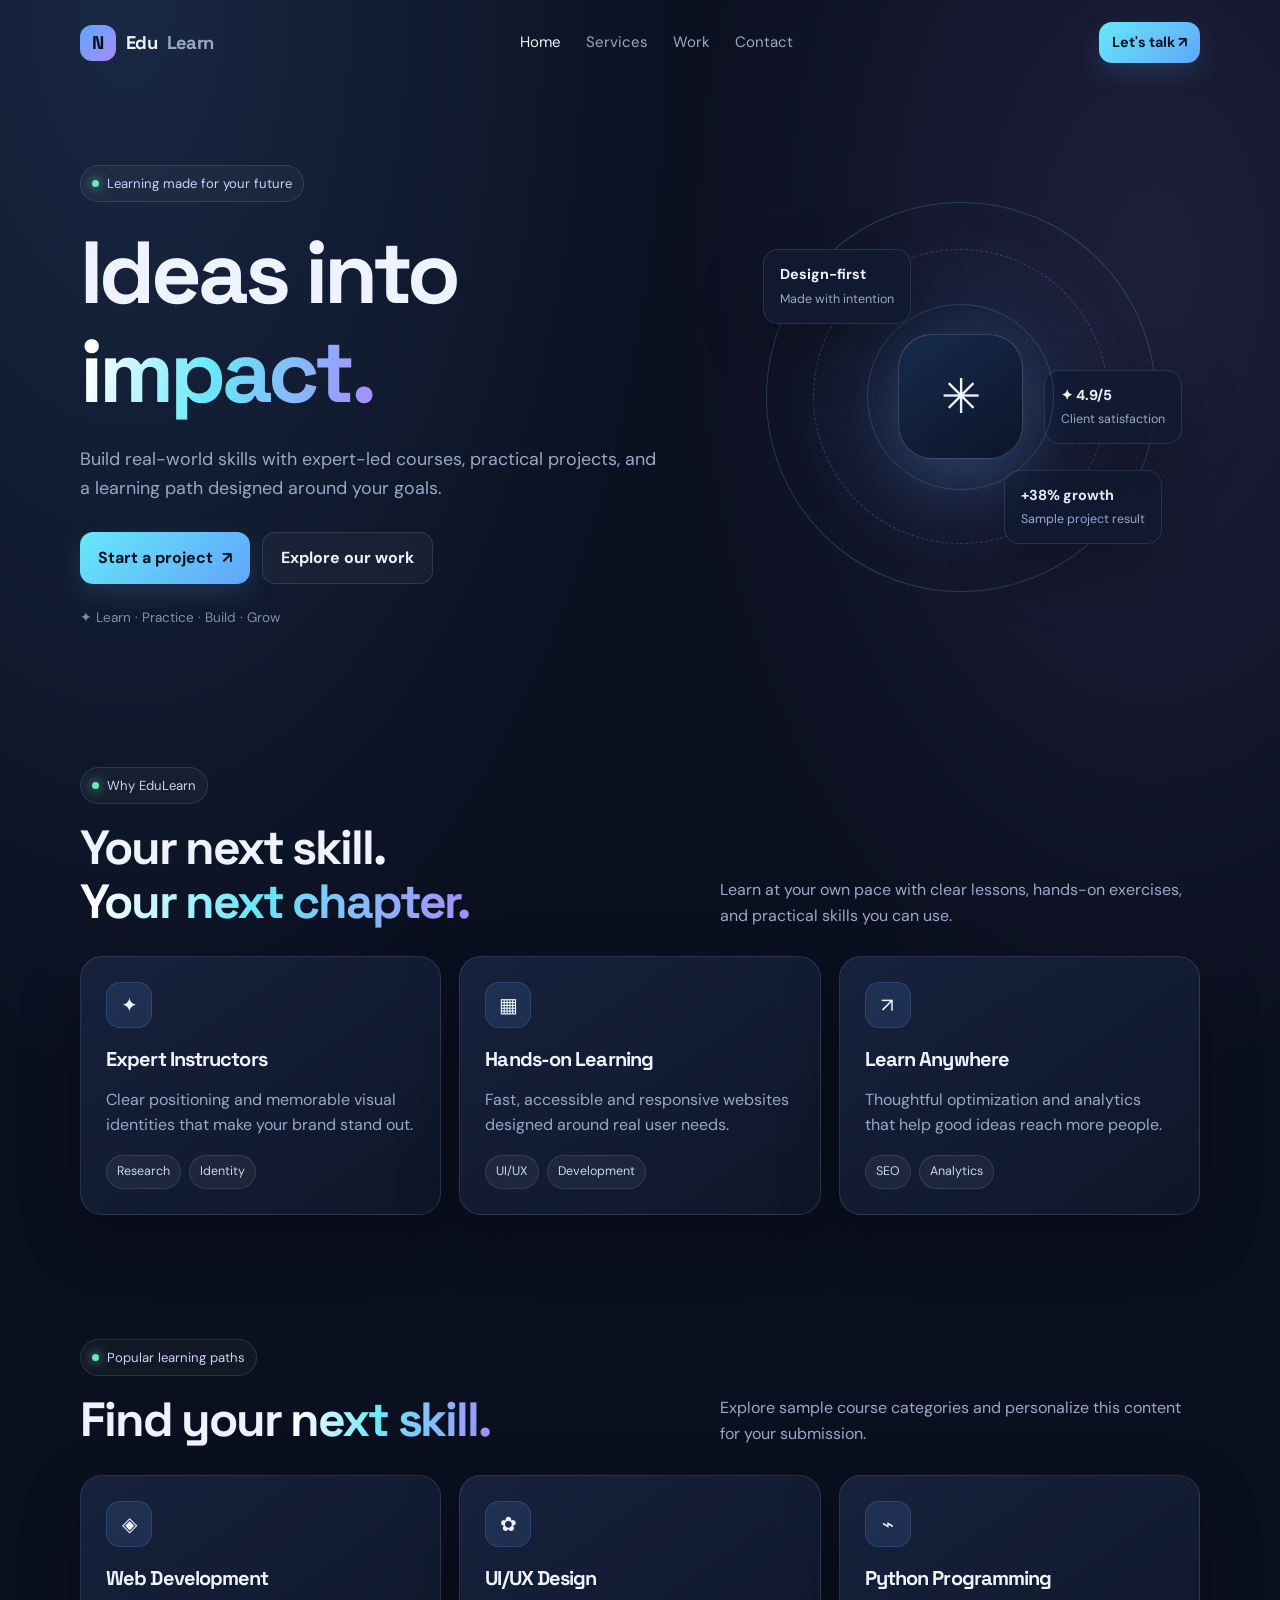
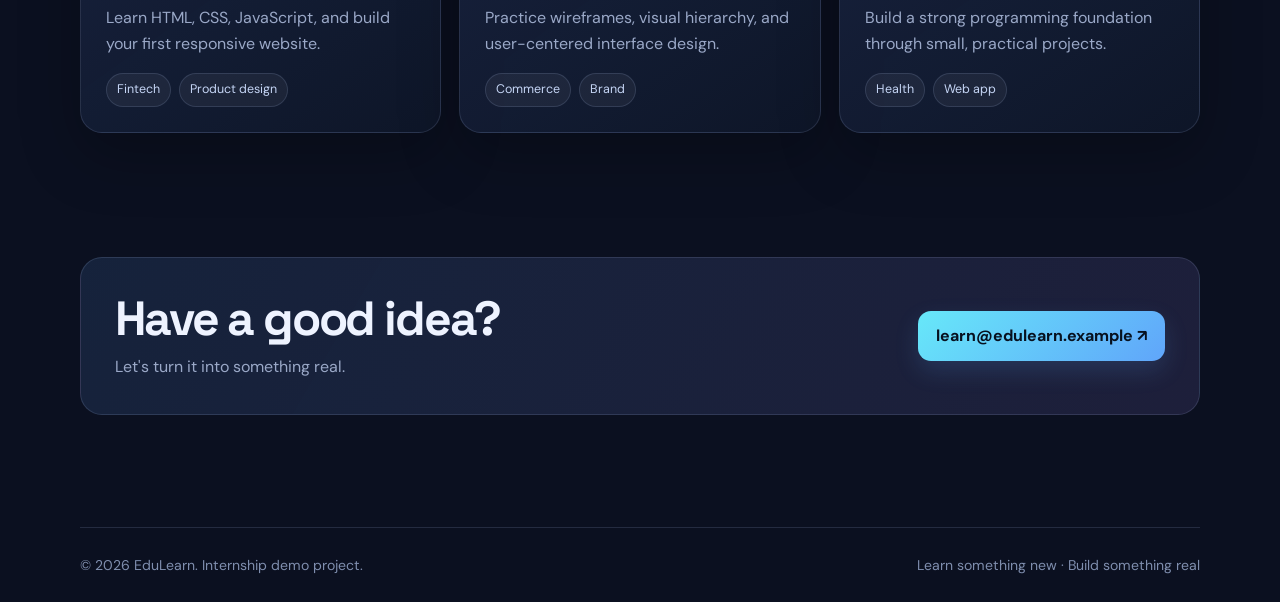
<file: Task-1-Landing-Page/index.html>
<!doctype html>
<html lang="en">
<head>
  <meta charset="utf-8"><meta name="viewport" content="width=device-width, initial-scale=1">
  <meta name="description" content="Nova is a modern digital studio helping ambitious teams build better digital experiences.">
  <title>EduLearn — Learn Without Limits</title><link rel="stylesheet" href="style.css">
</head>
<body>
  <header class="container navbar">
    <a class="brand" href="index.html"><span class="brand-mark">N</span> Edu<span class="muted">Learn</span></a>
    <nav class="nav-links" aria-label="Main navigation"><a class="active" href="#home">Home</a><a href="#services">Services</a><a href="#work">Work</a><a href="#contact">Contact</a></nav>
    <a class="button small nav-cta" href="#contact">Let's talk ↗</a>
  </header>
  <main>
    <section class="container hero" id="home">
      <div class="hero-copy">
        <span class="eyebrow">Learning made for your future</span>
        <h1 style="margin-top:22px">Ideas into <span class="gradient-text">impact.</span></h1>
        <p>Build real-world skills with expert-led courses, practical projects, and a learning path designed around your goals.</p>
        <div class="hero-actions"><a class="button" href="#contact">Start a project <span>↗</span></a><a class="button secondary" href="#work">Explore our work</a></div>
        <div class="hero-note">✦ Learn · Practice · Build · Grow</div>
      </div>
      <div class="hero-visual" aria-label="Abstract digital design illustration">
        <div class="orbit"><div class="orbit-core">✳</div>
          <div class="float-card one"><strong>Design-first</strong><span>Made with intention</span></div>
          <div class="float-card two"><strong>+38% growth</strong><span>Sample project result</span></div>
          <div class="float-card three"><strong>✦ 4.9/5</strong><span>Client satisfaction</span></div>
        </div>
      </div>
    </section>
    <section class="container section" id="services">
      <div class="section-head"><div><span class="eyebrow">Why EduLearn</span><h2 style="margin-top:17px">Your next skill.<br><span class="gradient-text">Your next chapter.</span></h2></div><p>Learn at your own pace with clear lessons, hands-on exercises, and practical skills you can use.</p></div>
      <div class="grid-3">
        <article class="card"><div class="icon-box">✦</div><h3>Expert Instructors</h3><p>Clear positioning and memorable visual identities that make your brand stand out.</p><div class="tag-list"><span class="tag">Research</span><span class="tag">Identity</span></div></article>
        <article class="card"><div class="icon-box">▦</div><h3>Hands-on Learning</h3><p>Fast, accessible and responsive websites designed around real user needs.</p><div class="tag-list"><span class="tag">UI/UX</span><span class="tag">Development</span></div></article>
        <article class="card"><div class="icon-box">↗</div><h3>Learn Anywhere</h3><p>Thoughtful optimization and analytics that help good ideas reach more people.</p><div class="tag-list"><span class="tag">SEO</span><span class="tag">Analytics</span></div></article>
      </div>
    </section>
    <section class="container section" id="work">
      <div class="section-head"><div><span class="eyebrow">Popular learning paths</span><h2 style="margin-top:17px">Find your <span class="gradient-text">next skill.</span></h2></div><p>Explore sample course categories and personalize this content for your submission.</p></div>
      <div class="grid-3">
        <article class="card"><div class="icon-box">◈</div><h3>Web Development</h3><p>Learn HTML, CSS, JavaScript, and build your first responsive website.</p><div class="tag-list"><span class="tag">Fintech</span><span class="tag">Product design</span></div></article>
        <article class="card"><div class="icon-box">✿</div><h3>UI/UX Design</h3><p>Practice wireframes, visual hierarchy, and user-centered interface design.</p><div class="tag-list"><span class="tag">Commerce</span><span class="tag">Brand</span></div></article>
        <article class="card"><div class="icon-box">⌁</div><h3>Python Programming</h3><p>Build a strong programming foundation through small, practical projects.</p><div class="tag-list"><span class="tag">Health</span><span class="tag">Web app</span></div></article>
      </div>
    </section>
    <section class="container section" id="contact"><div class="cta"><div><h2>Have a good idea?</h2><p>Let's turn it into something real.</p></div><a class="button" href="mailto:learn@edulearn.example">learn@edulearn.example ↗</a></div></section>
  </main>
  <footer class="container footer"><div class="footer-inner"><span>© <span id="year"></span> EduLearn. Internship demo project.</span><span>Learn something new · Build something real</span></div></footer>
  <script>document.getElementById('year').textContent = new Date().getFullYear();</script>
</body></html>
</file>
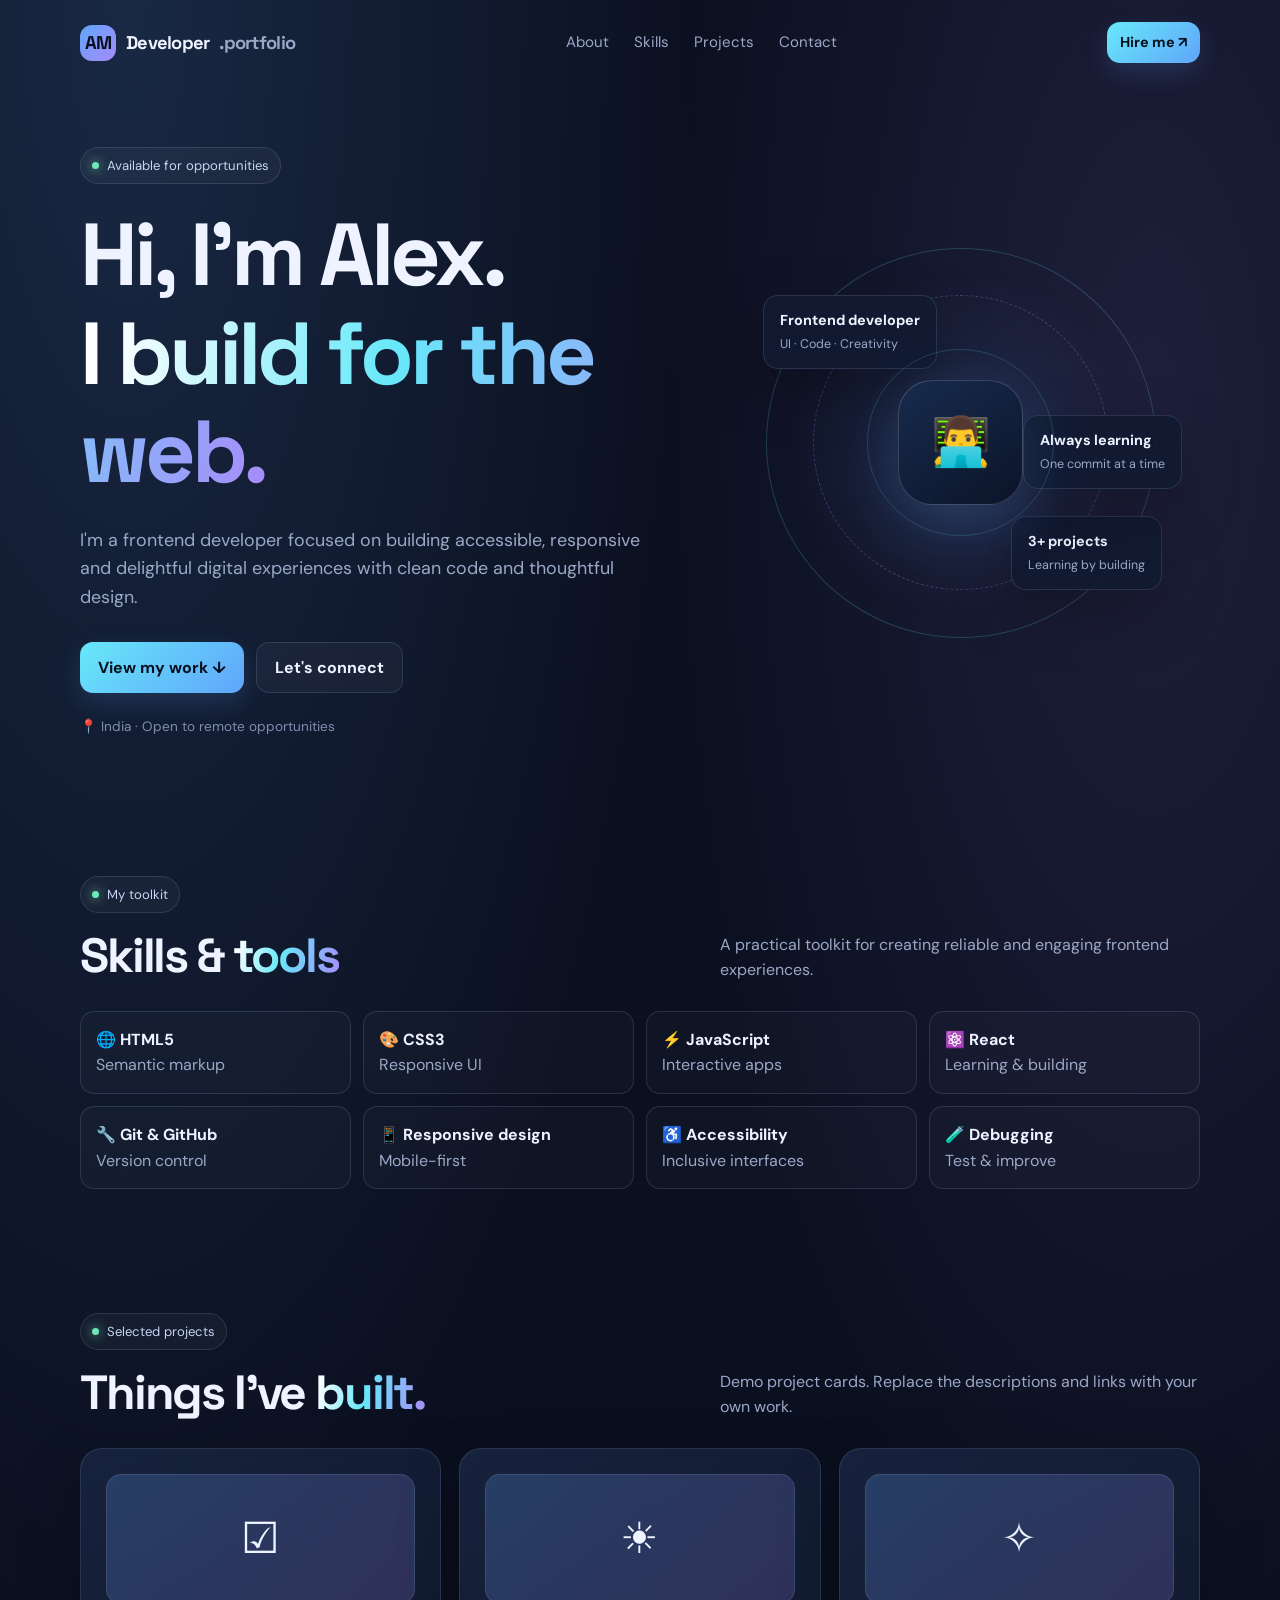
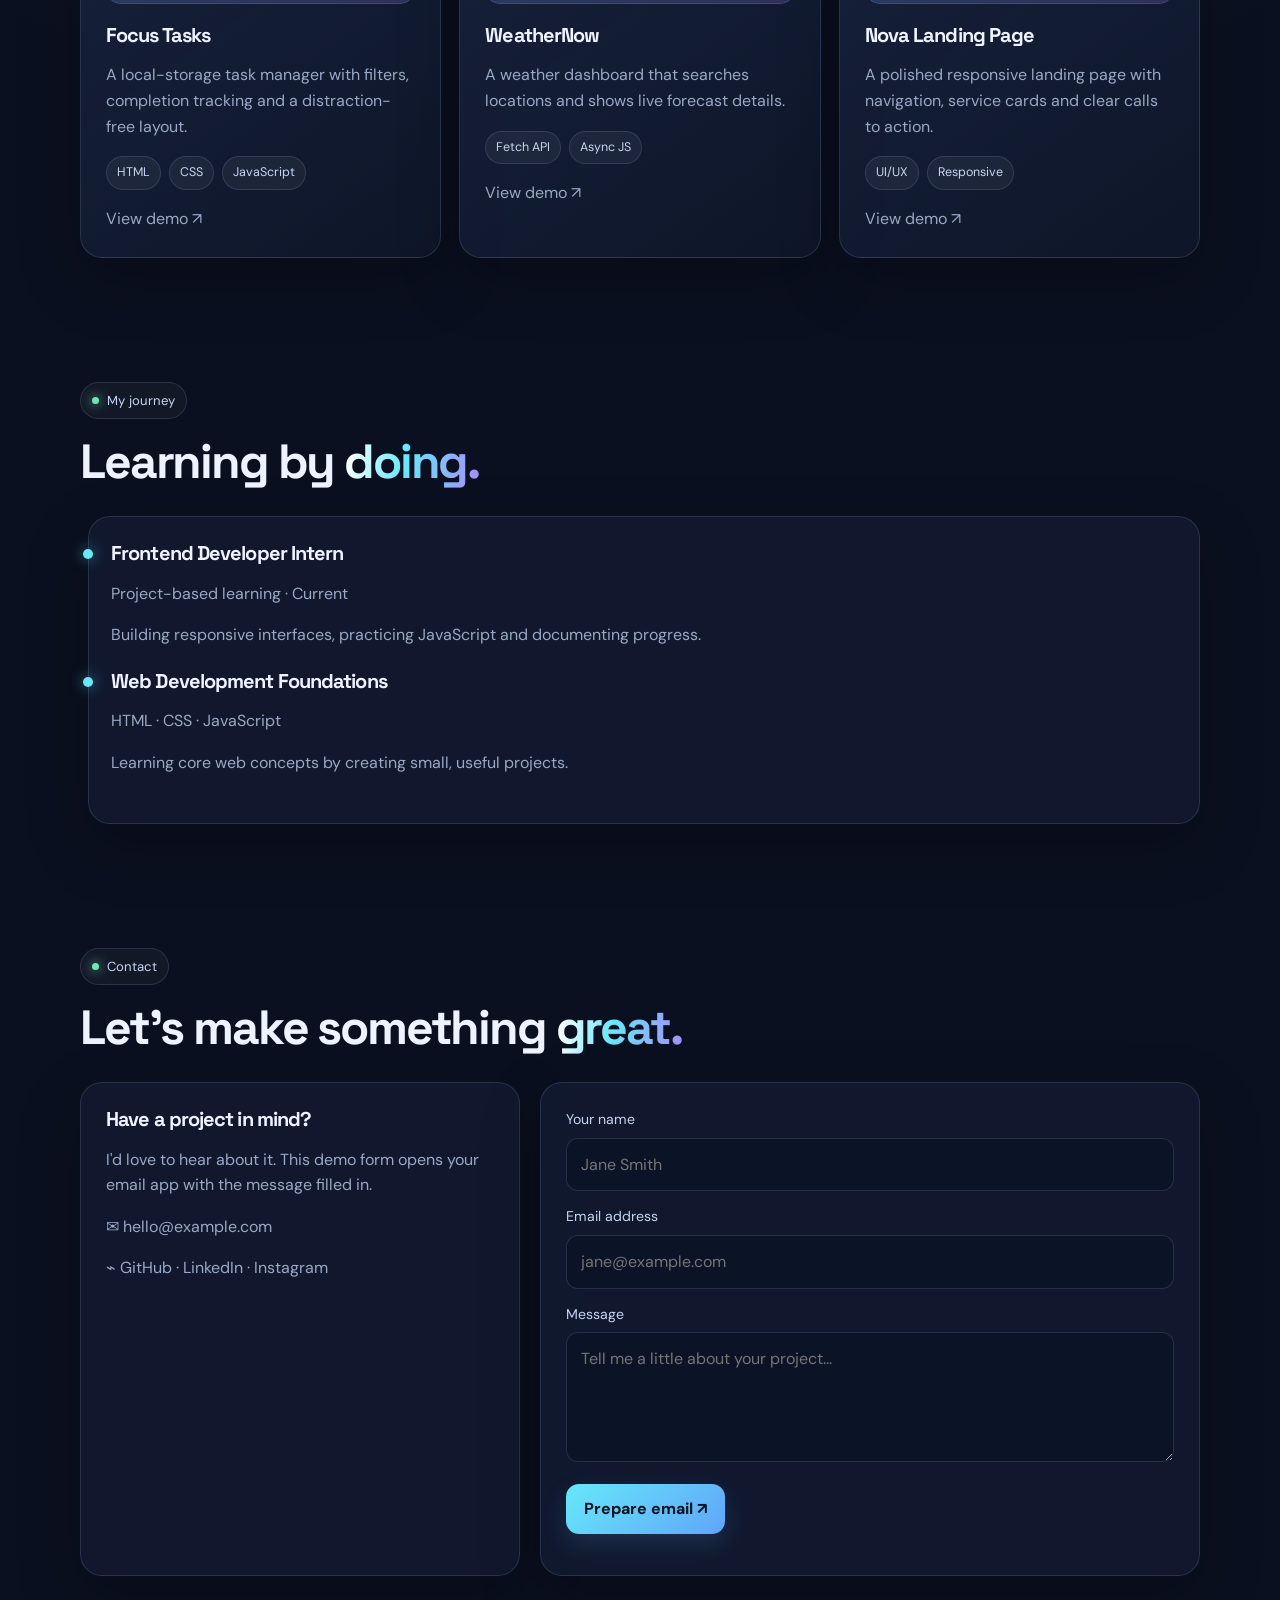
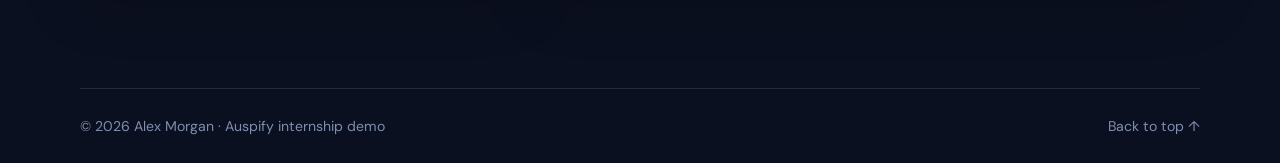
<file: Task-2-Portfolio/index.html>
<!doctype html>
<html lang="en">
<head><meta charset="utf-8"><meta name="viewport" content="width=device-width, initial-scale=1"><meta name="description" content="Personal portfolio of a frontend developer."><title>Frontend Developer Portfolio — Auspify Internship</title><link rel="stylesheet" href="style.css"><style>
.skill-grid{display:grid;grid-template-columns:repeat(4,1fr);gap:12px}.skill{padding:15px;border:1px solid var(--line);border-radius:14px;background:rgba(255,255,255,.025)}.project-top{height:130px;border-radius:15px;margin-bottom:20px;display:grid;place-items:center;font-size:2.7rem;background:linear-gradient(135deg,rgba(96,165,250,.22),rgba(167,139,250,.2));border:1px solid var(--line)}.timeline{border-left:1px solid var(--line);padding-left:22px;margin-left:8px}.timeline-item{position:relative;margin-bottom:22px}.timeline-item:before{content:'';position:absolute;left:-28px;top:7px;width:10px;height:10px;background:var(--cyan);border-radius:50%;box-shadow:0 0 14px rgba(103,232,249,.6)}.contact-grid{display:grid;grid-template-columns:.8fr 1.2fr;gap:20px}.form-row{margin-bottom:14px}@media(max-width:700px){.skill-grid{grid-template-columns:repeat(2,1fr)}.contact-grid{grid-template-columns:1fr}}
</style></head>
<body>
<header class="container navbar"><a class="brand" href="../Task-1-Landing-Page/index.html"><span class="brand-mark">AM</span> Developer<span class="muted">.portfolio</span></a><nav class="nav-links" aria-label="Main navigation"><a href="#about">About</a><a href="#skills">Skills</a><a href="#projects">Projects</a><a href="#contact">Contact</a></nav><a class="button small nav-cta" href="#contact">Hire me ↗</a></header>
<main class="container">
<section class="hero" style="padding-top:62px" id="about"><div class="hero-copy"><span class="eyebrow">Available for opportunities</span><h1 style="margin-top:22px">Hi, I'm Alex.<br><span class="gradient-text">I build for the web.</span></h1><p>I'm a frontend developer focused on building accessible, responsive and delightful digital experiences with clean code and thoughtful design.</p><div class="hero-actions"><a class="button" href="#projects">View my work ↓</a><a class="button secondary" href="#contact">Let's connect</a></div><div class="hero-note">📍 India · Open to remote opportunities</div></div><div class="hero-visual"><div class="orbit"><div class="orbit-core">👨‍💻</div><div class="float-card one"><strong>Frontend developer</strong><span>UI · Code · Creativity</span></div><div class="float-card two"><strong>3+ projects</strong><span>Learning by building</span></div><div class="float-card three"><strong>Always learning</strong><span>One commit at a time</span></div></div></div></section>
<section class="section" id="skills"><div class="section-head"><div><span class="eyebrow">My toolkit</span><h2 style="margin-top:16px">Skills & <span class="gradient-text">tools</span></h2></div><p>A practical toolkit for creating reliable and engaging frontend experiences.</p></div><div class="skill-grid"><div class="skill">🌐 <strong>HTML5</strong><div class="muted">Semantic markup</div></div><div class="skill">🎨 <strong>CSS3</strong><div class="muted">Responsive UI</div></div><div class="skill">⚡ <strong>JavaScript</strong><div class="muted">Interactive apps</div></div><div class="skill">⚛️ <strong>React</strong><div class="muted">Learning & building</div></div><div class="skill">🔧 <strong>Git & GitHub</strong><div class="muted">Version control</div></div><div class="skill">📱 <strong>Responsive design</strong><div class="muted">Mobile-first</div></div><div class="skill">♿ <strong>Accessibility</strong><div class="muted">Inclusive interfaces</div></div><div class="skill">🧪 <strong>Debugging</strong><div class="muted">Test & improve</div></div></div></section>
<section class="section" id="projects"><div class="section-head"><div><span class="eyebrow">Selected projects</span><h2 style="margin-top:16px">Things I've <span class="gradient-text">built.</span></h2></div><p>Demo project cards. Replace the descriptions and links with your own work.</p></div><div class="grid-3"><article class="card"><div class="project-top">☑</div><h3>Focus Tasks</h3><p>A local-storage task manager with filters, completion tracking and a distraction-free layout.</p><div class="tag-list"><span class="tag">HTML</span><span class="tag">CSS</span><span class="tag">JavaScript</span></div><p><a class="muted" href="../Task-3-Todo-App/index.html">View demo ↗</a></p></article><article class="card"><div class="project-top">☀</div><h3>WeatherNow</h3><p>A weather dashboard that searches locations and shows live forecast details.</p><div class="tag-list"><span class="tag">Fetch API</span><span class="tag">Async JS</span></div><p><a class="muted" href="../Task-4-Weather-App/index.html">View demo ↗</a></p></article><article class="card"><div class="project-top">✧</div><h3>Nova Landing Page</h3><p>A polished responsive landing page with navigation, service cards and clear calls to action.</p><div class="tag-list"><span class="tag">UI/UX</span><span class="tag">Responsive</span></div><p><a class="muted" href="../Task-1-Landing-Page/index.html">View demo ↗</a></p></article></div></section>
<section class="section"><div class="section-head"><div><span class="eyebrow">My journey</span><h2 style="margin-top:16px">Learning by <span class="gradient-text">doing.</span></h2></div></div><div class="panel timeline"><div class="timeline-item"><h3>Frontend Developer Intern</h3><p>Project-based learning · Current</p><p>Building responsive interfaces, practicing JavaScript and documenting progress.</p></div><div class="timeline-item"><h3>Web Development Foundations</h3><p>HTML · CSS · JavaScript</p><p>Learning core web concepts by creating small, useful projects.</p></div></div></section>
<section class="section" id="contact"><div class="section-head"><div><span class="eyebrow">Contact</span><h2 style="margin-top:16px">Let's make something <span class="gradient-text">great.</span></h2></div></div><div class="contact-grid"><div class="panel"><h3>Have a project in mind?</h3><p>I'd love to hear about it. This demo form opens your email app with the message filled in.</p><p>✉ hello@example.com</p><p>⌁ GitHub · LinkedIn · Instagram</p></div><form class="panel" id="contactForm"><div class="form-row"><label class="label" for="name">Your name</label><input class="form-control" id="name" required placeholder="Jane Smith"></div><div class="form-row"><label class="label" for="email">Email address</label><input class="form-control" id="email" type="email" required placeholder="jane@example.com"></div><div class="form-row"><label class="label" for="message">Message</label><textarea class="form-control" id="message" rows="4" required placeholder="Tell me a little about your project..."></textarea></div><button class="button" type="submit">Prepare email ↗</button><p id="formStatus" role="status" class="muted"></p></form></div></section>
</main><footer class="container footer"><div class="footer-inner"><span>© <span id="year"></span> Alex Morgan · Auspify internship demo</span><a href="#about">Back to top ↑</a></div></footer>
<script src="script.js"></script></body></html>
</file>
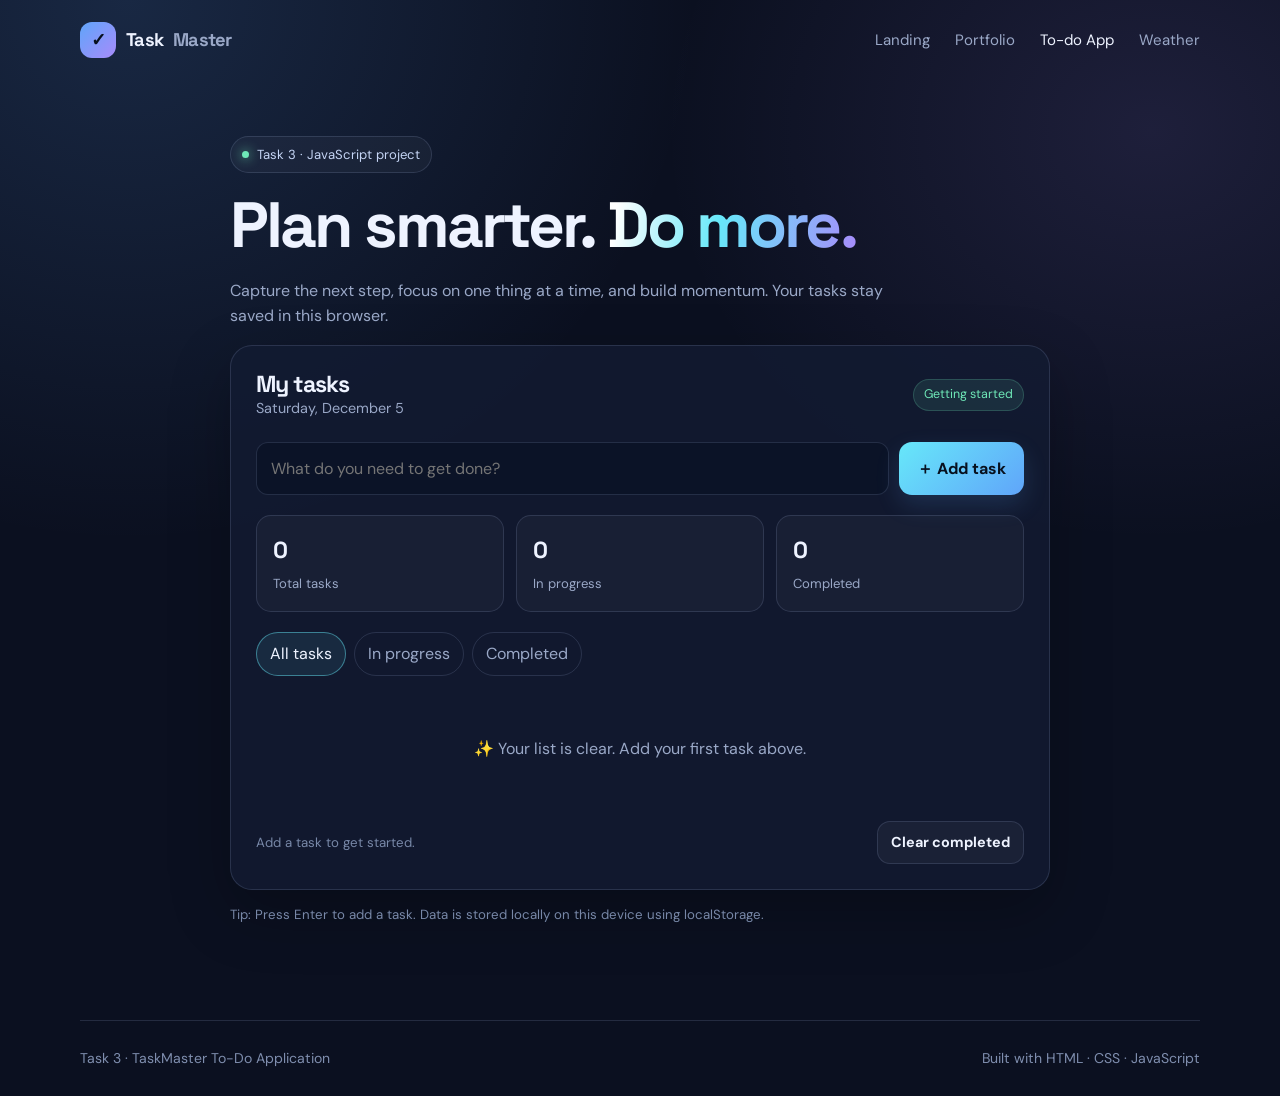
<file: Task-3-Todo-App/index.html>
<!doctype html>
<html lang="en"><head><meta charset="utf-8"><meta name="viewport" content="width=device-width, initial-scale=1"><meta name="description" content="A clean task manager with filters and local storage."><title>TaskMaster — Dynamic To-Do App</title><link rel="stylesheet" href="style.css"><style>
.todo-wrap{max-width:820px;margin:0 auto}.todo-head{display:flex;justify-content:space-between;gap:20px;align-items:center}.date-label{color:var(--muted);font-size:.9rem}.add-row{display:flex;gap:10px;margin-top:22px}.add-row input{flex:1;min-width:0}.stats{display:grid;grid-template-columns:repeat(3,1fr);gap:12px;margin:20px 0}.stat{padding:16px;border-radius:15px;background:rgba(255,255,255,.03);border:1px solid var(--line)}.stat strong{display:block;font-size:1.45rem;font-family:'Space Grotesk',sans-serif}.stat span{color:var(--muted);font-size:.82rem}.filters{display:flex;gap:8px;flex-wrap:wrap}.filter-btn{border:1px solid var(--line);background:transparent;color:var(--muted);padding:8px 13px;border-radius:999px}.filter-btn.active{color:var(--text);border-color:rgba(103,232,249,.45);background:rgba(103,232,249,.09)}.task-list{list-style:none;padding:0;margin:20px 0 0}.task-item{display:flex;align-items:center;gap:13px;padding:15px 0;border-bottom:1px solid var(--line)}.task-check{width:20px;height:20px;accent-color:#67e8f9;flex-shrink:0}.task-text{flex:1;min-width:0;overflow-wrap:anywhere}.task-item.done .task-text{text-decoration:line-through;color:#71809f}.task-meta{display:block;font-size:.78rem;color:#7585a6;margin-top:3px}.delete-btn{border:1px solid var(--line);background:transparent;color:#a8b5d0;border-radius:10px;width:35px;height:35px}.delete-btn:hover{color:var(--danger);border-color:rgba(253,164,175,.4)}.empty{text-align:center;padding:40px 15px;color:var(--muted)}.todo-bottom{display:flex;justify-content:space-between;gap:15px;align-items:center;flex-wrap:wrap;margin-top:20px}.hint{font-size:.83rem;color:#7888a8}@media(max-width:500px){.add-row{flex-direction:column}.stats{gap:7px}.stat{padding:12px}.task-item{gap:9px}}
</style></head><body>
<header class="container navbar"><a class="brand" href="../Task-1-Landing-Page/index.html"><span class="brand-mark">✓</span> Task<span class="muted">Master</span></a><nav class="nav-links"><a href="../Task-1-Landing-Page/index.html">Landing</a><a href="../Task-2-Portfolio/index.html">Portfolio</a><a class="active" href="todo.html">To-do App</a><a href="../Task-4-Weather-App/index.html">Weather</a></nav></header>
<main class="container page-heading todo-wrap"><span class="eyebrow">Task 3 · JavaScript project</span><h1 style="font-size:clamp(2.5rem,6vw,4rem);margin-top:17px">Plan smarter. <span class="gradient-text">Do more.</span></h1><p>Capture the next step, focus on one thing at a time, and build momentum. Your tasks stay saved in this browser.</p>
<section class="panel" aria-label="Task manager">
<div class="todo-head"><div><h2 style="font-size:1.45rem">My tasks</h2><div class="date-label" id="todayLabel"></div></div><span class="pill" id="progressPill">Getting started</span></div>
<form id="taskForm" class="add-row"><input class="form-control" id="taskInput" maxlength="140" required placeholder="What do you need to get done?" aria-label="New task"><button class="button" type="submit">＋ Add task</button></form>
<div class="stats"><div class="stat"><strong id="totalCount">0</strong><span>Total tasks</span></div><div class="stat"><strong id="activeCount">0</strong><span>In progress</span></div><div class="stat"><strong id="doneCount">0</strong><span>Completed</span></div></div>
<div class="filters" role="group" aria-label="Filter tasks"><button class="filter-btn active" data-filter="all" type="button">All tasks</button><button class="filter-btn" data-filter="active" type="button">In progress</button><button class="filter-btn" data-filter="done" type="button">Completed</button></div>
<ul class="task-list" id="taskList" aria-live="polite"></ul>
<div class="todo-bottom"><span class="hint" id="remainingText">Add a task to get started.</span><button class="button secondary small" id="clearDone" type="button">Clear completed</button></div>
</section><p class="hint">Tip: Press Enter to add a task. Data is stored locally on this device using localStorage.</p></main>
<footer class="container footer"><div class="footer-inner"><span>Task 3 · TaskMaster To-Do Application</span><span>Built with HTML · CSS · JavaScript</span></div></footer>
<script src="app.js"></script></body></html>
</file>
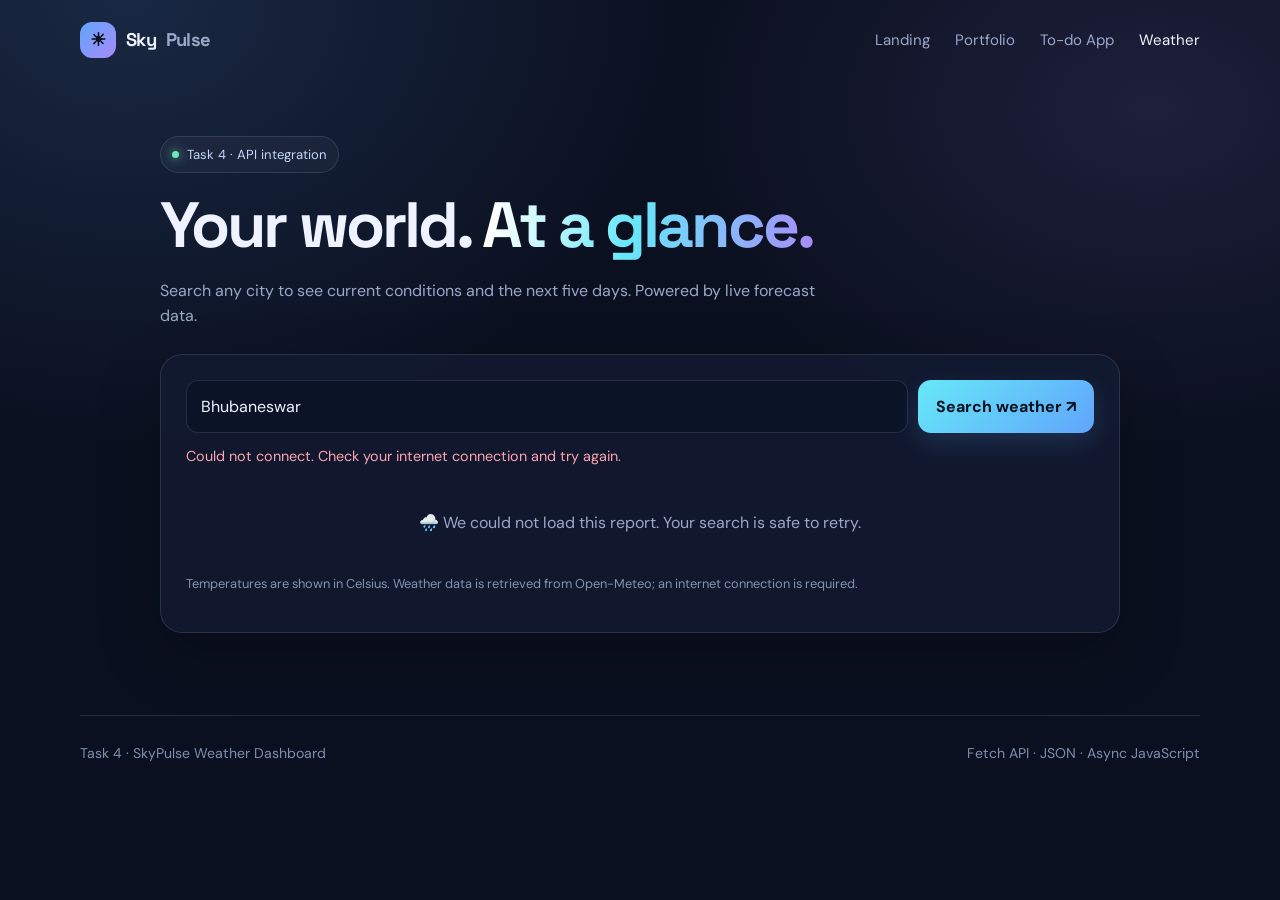
<file: Task-4-Weather-App/index.html>
<!doctype html>
<html lang="en"><head><meta charset="utf-8"><meta name="viewport" content="width=device-width, initial-scale=1"><meta name="description" content="Search live weather and a five-day forecast."><title>SkyPulse — Real-Time Weather Dashboard</title><link rel="stylesheet" href="style.css"><style>
.weather-wrap{max-width:960px;margin:0 auto}.search-row{display:flex;gap:10px}.search-row input{flex:1;min-width:0}.status{min-height:25px;color:var(--muted);font-size:.9rem;margin:12px 0}.status.error{color:var(--danger)}.weather-grid{display:grid;grid-template-columns:1.15fr .85fr;gap:18px}.current-weather{min-height:300px;position:relative;overflow:hidden;background:radial-gradient(circle at 85% 15%,rgba(103,232,249,.15),transparent 40%),linear-gradient(145deg,rgba(27,46,80,.94),rgba(17,26,47,.95))}.current-weather:after{content:'☀';position:absolute;right:14px;top:12px;font-size:8rem;line-height:1;color:rgba(103,232,249,.1)}.location{font-size:1rem;color:#c5d5f5}.temperature{font-family:'Space Grotesk',sans-serif;font-size:clamp(4rem,9vw,6rem);font-weight:600;letter-spacing:-.08em;line-height:1.1;margin:24px 0 4px}.condition{font-size:1.08rem;color:#d5e4ff}.weather-icon{font-size:2rem;margin-right:8px}.details-grid{display:grid;grid-template-columns:1fr 1fr;gap:10px;margin-top:24px}.detail{padding:15px;border-radius:15px;background:rgba(5,12,26,.24);border:1px solid rgba(255,255,255,.08)}.detail span{display:block;color:var(--muted);font-size:.82rem}.detail strong{display:block;margin-top:4px;font-size:1.1rem}.forecast-grid{display:grid;grid-template-columns:repeat(5,1fr);gap:10px;margin-top:16px}.forecast-day{text-align:center;padding:17px 8px;border:1px solid var(--line);border-radius:16px;background:rgba(255,255,255,.025)}.forecast-day .day{font-size:.8rem;color:var(--muted)}.forecast-day .icon{font-size:1.55rem;margin:9px 0}.forecast-day strong{display:block}.forecast-day small{color:var(--muted)}.weather-empty{padding:28px;text-align:center;color:var(--muted)}.unit-note{font-size:.8rem;color:#8392b0;margin-top:10px}@media(max-width:700px){.weather-grid{grid-template-columns:1fr}.forecast-grid{grid-template-columns:repeat(3,1fr)}}@media(max-width:420px){.search-row{flex-direction:column}.forecast-grid{grid-template-columns:repeat(2,1fr)}}
</style></head><body>
<header class="container navbar"><a class="brand" href="../Task-1-Landing-Page/index.html"><span class="brand-mark">☀</span> Sky<span class="muted">Pulse</span></a><nav class="nav-links"><a href="../Task-1-Landing-Page/index.html">Landing</a><a href="../Task-2-Portfolio/index.html">Portfolio</a><a href="../Task-3-Todo-App/index.html">To-do App</a><a class="active" href="weather.html">Weather</a></nav></header>
<main class="container page-heading weather-wrap"><span class="eyebrow">Task 4 · API integration</span><h1 style="font-size:clamp(2.5rem,6vw,4rem);margin-top:17px">Your world. <span class="gradient-text">At a glance.</span></h1><p>Search any city to see current conditions and the next five days. Powered by live forecast data.</p>
<section class="panel" style="margin-top:25px">
<form id="searchForm" class="search-row"><input id="cityInput" class="form-control" required value="Bhubaneswar" placeholder="Enter a city, e.g. Mumbai" aria-label="City name"><button class="button" type="submit" id="searchButton">Search weather ↗</button></form>
<div id="status" class="status" role="status" aria-live="polite">Enter a city to load weather.</div>
<div id="weatherContent"><div class="weather-empty">🌤️ Your weather report will appear here.</div></div>
<p class="unit-note">Temperatures are shown in Celsius. Weather data is retrieved from Open-Meteo; an internet connection is required.</p>
</section></main>
<footer class="container footer"><div class="footer-inner"><span>Task 4 · SkyPulse Weather Dashboard</span><span>Fetch API · JSON · Async JavaScript</span></div></footer>
<script src="weather.js"></script></body></html>
</file>
<file: Task-1-Landing-Page/style.css>
@import url('https://fonts.googleapis.com/css2?family=DM+Sans:wght@400;500;600;700&family=Space+Grotesk:wght@400;500;600;700&display=swap');

:root {
  --bg: #0b1020;
  --panel: rgba(19, 28, 51, .82);
  --panel-solid: #121b31;
  --text: #eef3ff;
  --muted: #9aa8c7;
  --line: rgba(167, 187, 230, .16);
  --blue: #60a5fa;
  --cyan: #67e8f9;
  --purple: #a78bfa;
  --green: #6ee7b7;
  --danger: #fda4af;
  --radius: 22px;
  --shadow: 0 22px 60px rgba(0, 0, 0, .25);
}
* { box-sizing: border-box; }
html { scroll-behavior: smooth; }
body {
  margin: 0; color: var(--text); background:
    radial-gradient(ellipse at 10% 0%, rgba(96,165,250,.16), transparent 35%),
    radial-gradient(ellipse at 90% 12%, rgba(167,139,250,.12), transparent 30%),
    var(--bg);
  font-family: 'DM Sans', sans-serif; line-height: 1.6; min-height: 100vh;
}
a { color: inherit; text-decoration: none; }
button, input, textarea { font: inherit; }
button, .button { cursor: pointer; }
.container { width: min(1120px, calc(100% - 40px)); margin-inline: auto; }
.navbar { display:flex; align-items:center; justify-content:space-between; gap:24px; padding:22px 0; }
.brand { display:flex; align-items:center; gap:10px; font-family:'Space Grotesk',sans-serif; font-weight:700; letter-spacing:-.04em; font-size:1.15rem; }
.brand-mark { width:36px;height:36px;display:grid;place-items:center;border-radius:12px;background:linear-gradient(135deg,var(--blue),var(--purple));color:#08101f;font-weight:900; }
.nav-links { display:flex; align-items:center; gap:25px; color:var(--muted); font-size:.94rem; }
.nav-links a:hover, .nav-links a.active { color:var(--text); }
.button { display:inline-flex; align-items:center; justify-content:center; gap:9px; border:0; border-radius:13px; padding:12px 18px; color:#07111f; background:linear-gradient(135deg,var(--cyan),var(--blue)); font-weight:700; box-shadow:0 10px 25px rgba(96,165,250,.16); transition:transform .2s,filter .2s; }
.button:hover { transform:translateY(-2px); filter:brightness(1.07); }
.button.secondary { color:var(--text); background:rgba(255,255,255,.04); border:1px solid var(--line); box-shadow:none; }
.button.small { padding:9px 13px; font-size:.9rem; }
.eyebrow { display:inline-flex; align-items:center; gap:8px; padding:7px 11px; border:1px solid var(--line); background:rgba(255,255,255,.035); border-radius:999px; color:#c5d5f5; font-size:.82rem; }
.eyebrow:before { content:''; width:7px;height:7px;border-radius:50%;background:var(--green);box-shadow:0 0 12px var(--green); }
h1,h2,h3 { font-family:'Space Grotesk',sans-serif; line-height:1.12; letter-spacing:-.045em; margin:0; }
h1 { font-size:clamp(2.8rem,7vw,5.5rem); }
h2 { font-size:clamp(2rem,4vw,3rem); }
h3 { font-size:1.25rem; }
p { color:var(--muted); }
.gradient-text { background:linear-gradient(100deg,#fff 5%,var(--cyan) 45%,var(--purple)); -webkit-background-clip:text;background-clip:text;color:transparent; }
.hero { padding:80px 0 76px; display:grid; grid-template-columns:1.1fr .9fr; gap:56px; align-items:center; }
.hero-copy p { max-width:610px; font-size:1.12rem; margin:24px 0 30px; }
.hero-actions { display:flex; gap:12px; flex-wrap:wrap; }
.hero-note { margin-top:23px; font-size:.85rem; color:#7f8eae; }
.hero-visual { min-height:390px; display:grid; place-items:center; position:relative; }
.orbit { width:min(100%,390px); aspect-ratio:1; border-radius:50%; border:1px solid rgba(103,232,249,.2); display:grid; place-items:center; position:relative; background:radial-gradient(circle,rgba(96,165,250,.13),transparent 65%); }
.orbit:before,.orbit:after { content:''; position:absolute; inset:12%; border:1px dashed rgba(167,139,250,.3); border-radius:50%; }
.orbit:after { inset:26%; border-style:solid; border-color:rgba(103,232,249,.18); }
.orbit-core { width:125px;height:125px;border-radius:34px;display:grid;place-items:center;font-size:3rem;background:linear-gradient(145deg,#172b4e,#0c1428);border:1px solid rgba(255,255,255,.18);box-shadow:0 20px 60px rgba(96,165,250,.2);z-index:1; }
.float-card { position:absolute; padding:13px 16px; background:rgba(18,27,49,.92);border:1px solid var(--line);border-radius:15px;box-shadow:var(--shadow);font-size:.9rem; }
.float-card strong { display:block; color:var(--text); }
.float-card span { color:var(--muted);font-size:.78rem; }
.float-card.one { top:12%;left:-1%; } .float-card.two { bottom:12%;right:-2%; } .float-card.three { top:43%;right:-7%; }
.section { padding:62px 0; }
.section-head { display:flex;justify-content:space-between;align-items:end;gap:25px;margin-bottom:28px; }
.section-head p { max-width:480px;margin:0; }
.grid-3 { display:grid;grid-template-columns:repeat(3,1fr);gap:18px; }
.card { border:1px solid var(--line);background:linear-gradient(145deg,rgba(24,36,64,.9),rgba(15,23,42,.85));border-radius:var(--radius);padding:25px;box-shadow:var(--shadow); }
.icon-box { width:46px;height:46px;display:grid;place-items:center;border-radius:14px;background:rgba(96,165,250,.12);border:1px solid rgba(96,165,250,.2);font-size:1.25rem;margin-bottom:20px; }
.card p { margin-bottom:0; }
.tag-list { display:flex;flex-wrap:wrap;gap:8px;margin-top:17px; }
.tag { padding:6px 10px;border-radius:999px;background:rgba(255,255,255,.05);border:1px solid var(--line);font-size:.78rem;color:#c5d5f5; }
.cta { display:flex;justify-content:space-between;align-items:center;gap:25px;padding:34px;background:linear-gradient(120deg,rgba(96,165,250,.13),rgba(167,139,250,.12));border:1px solid var(--line);border-radius:var(--radius); }
.cta p { margin:8px 0 0; }
.footer { border-top:1px solid var(--line);padding:26px 0;color:#7f8eae;font-size:.88rem;margin-top:50px; }
.footer-inner { display:flex;justify-content:space-between;gap:20px;flex-wrap:wrap; }
.page-heading { padding:56px 0 32px; }
.page-heading p { max-width:680px; }
.panel { background:var(--panel);border:1px solid var(--line);border-radius:var(--radius);padding:25px;box-shadow:var(--shadow); }
.pill { display:inline-flex;border-radius:999px;padding:5px 10px;font-size:.78rem;background:rgba(110,231,183,.1);color:var(--green);border:1px solid rgba(110,231,183,.2); }
.muted { color:var(--muted); }
.form-control { width:100%;background:#0b1327;border:1px solid var(--line);border-radius:12px;padding:13px 14px;color:var(--text);outline:none; }
.form-control:focus { border-color:var(--blue);box-shadow:0 0 0 3px rgba(96,165,250,.12); }
.label { display:block;font-size:.88rem;color:#c5d5f5;margin-bottom:7px; }
@media(max-width:800px) {
  .hero { grid-template-columns:1fr;padding:55px 0 40px;gap:25px; }
  .hero-visual { min-height:330px; }
  .float-card.three { right:0; }
  .grid-3 { grid-template-columns:1fr 1fr; }
  .section-head { align-items:start;flex-direction:column; }
}
@media(max-width:560px) {
  .container { width:min(100% - 28px,1120px); }
  .navbar { flex-wrap:wrap; }
  .nav-links { order:3;width:100%;justify-content:space-between;gap:10px;font-size:.86rem; }
  .nav-cta { display:none; }
  .grid-3 { grid-template-columns:1fr; }
  .hero { padding-top:40px; }
  .hero-visual { min-height:280px; }
  .orbit { width:270px; }
  .float-card { padding:9px 11px;font-size:.8rem; }
  .float-card.three { right:-1%; }
  .cta { align-items:flex-start;flex-direction:column;padding:25px; }
}
</file>
<file: Task-2-Portfolio/style.css>
@import url('https://fonts.googleapis.com/css2?family=DM+Sans:wght@400;500;600;700&family=Space+Grotesk:wght@400;500;600;700&display=swap');

:root {
  --bg: #0b1020;
  --panel: rgba(19, 28, 51, .82);
  --panel-solid: #121b31;
  --text: #eef3ff;
  --muted: #9aa8c7;
  --line: rgba(167, 187, 230, .16);
  --blue: #60a5fa;
  --cyan: #67e8f9;
  --purple: #a78bfa;
  --green: #6ee7b7;
  --danger: #fda4af;
  --radius: 22px;
  --shadow: 0 22px 60px rgba(0, 0, 0, .25);
}
* { box-sizing: border-box; }
html { scroll-behavior: smooth; }
body {
  margin: 0; color: var(--text); background:
    radial-gradient(ellipse at 10% 0%, rgba(96,165,250,.16), transparent 35%),
    radial-gradient(ellipse at 90% 12%, rgba(167,139,250,.12), transparent 30%),
    var(--bg);
  font-family: 'DM Sans', sans-serif; line-height: 1.6; min-height: 100vh;
}
a { color: inherit; text-decoration: none; }
button, input, textarea { font: inherit; }
button, .button { cursor: pointer; }
.container { width: min(1120px, calc(100% - 40px)); margin-inline: auto; }
.navbar { display:flex; align-items:center; justify-content:space-between; gap:24px; padding:22px 0; }
.brand { display:flex; align-items:center; gap:10px; font-family:'Space Grotesk',sans-serif; font-weight:700; letter-spacing:-.04em; font-size:1.15rem; }
.brand-mark { width:36px;height:36px;display:grid;place-items:center;border-radius:12px;background:linear-gradient(135deg,var(--blue),var(--purple));color:#08101f;font-weight:900; }
.nav-links { display:flex; align-items:center; gap:25px; color:var(--muted); font-size:.94rem; }
.nav-links a:hover, .nav-links a.active { color:var(--text); }
.button { display:inline-flex; align-items:center; justify-content:center; gap:9px; border:0; border-radius:13px; padding:12px 18px; color:#07111f; background:linear-gradient(135deg,var(--cyan),var(--blue)); font-weight:700; box-shadow:0 10px 25px rgba(96,165,250,.16); transition:transform .2s,filter .2s; }
.button:hover { transform:translateY(-2px); filter:brightness(1.07); }
.button.secondary { color:var(--text); background:rgba(255,255,255,.04); border:1px solid var(--line); box-shadow:none; }
.button.small { padding:9px 13px; font-size:.9rem; }
.eyebrow { display:inline-flex; align-items:center; gap:8px; padding:7px 11px; border:1px solid var(--line); background:rgba(255,255,255,.035); border-radius:999px; color:#c5d5f5; font-size:.82rem; }
.eyebrow:before { content:''; width:7px;height:7px;border-radius:50%;background:var(--green);box-shadow:0 0 12px var(--green); }
h1,h2,h3 { font-family:'Space Grotesk',sans-serif; line-height:1.12; letter-spacing:-.045em; margin:0; }
h1 { font-size:clamp(2.8rem,7vw,5.5rem); }
h2 { font-size:clamp(2rem,4vw,3rem); }
h3 { font-size:1.25rem; }
p { color:var(--muted); }
.gradient-text { background:linear-gradient(100deg,#fff 5%,var(--cyan) 45%,var(--purple)); -webkit-background-clip:text;background-clip:text;color:transparent; }
.hero { padding:80px 0 76px; display:grid; grid-template-columns:1.1fr .9fr; gap:56px; align-items:center; }
.hero-copy p { max-width:610px; font-size:1.12rem; margin:24px 0 30px; }
.hero-actions { display:flex; gap:12px; flex-wrap:wrap; }
.hero-note { margin-top:23px; font-size:.85rem; color:#7f8eae; }
.hero-visual { min-height:390px; display:grid; place-items:center; position:relative; }
.orbit { width:min(100%,390px); aspect-ratio:1; border-radius:50%; border:1px solid rgba(103,232,249,.2); display:grid; place-items:center; position:relative; background:radial-gradient(circle,rgba(96,165,250,.13),transparent 65%); }
.orbit:before,.orbit:after { content:''; position:absolute; inset:12%; border:1px dashed rgba(167,139,250,.3); border-radius:50%; }
.orbit:after { inset:26%; border-style:solid; border-color:rgba(103,232,249,.18); }
.orbit-core { width:125px;height:125px;border-radius:34px;display:grid;place-items:center;font-size:3rem;background:linear-gradient(145deg,#172b4e,#0c1428);border:1px solid rgba(255,255,255,.18);box-shadow:0 20px 60px rgba(96,165,250,.2);z-index:1; }
.float-card { position:absolute; padding:13px 16px; background:rgba(18,27,49,.92);border:1px solid var(--line);border-radius:15px;box-shadow:var(--shadow);font-size:.9rem; }
.float-card strong { display:block; color:var(--text); }
.float-card span { color:var(--muted);font-size:.78rem; }
.float-card.one { top:12%;left:-1%; } .float-card.two { bottom:12%;right:-2%; } .float-card.three { top:43%;right:-7%; }
.section { padding:62px 0; }
.section-head { display:flex;justify-content:space-between;align-items:end;gap:25px;margin-bottom:28px; }
.section-head p { max-width:480px;margin:0; }
.grid-3 { display:grid;grid-template-columns:repeat(3,1fr);gap:18px; }
.card { border:1px solid var(--line);background:linear-gradient(145deg,rgba(24,36,64,.9),rgba(15,23,42,.85));border-radius:var(--radius);padding:25px;box-shadow:var(--shadow); }
.icon-box { width:46px;height:46px;display:grid;place-items:center;border-radius:14px;background:rgba(96,165,250,.12);border:1px solid rgba(96,165,250,.2);font-size:1.25rem;margin-bottom:20px; }
.card p { margin-bottom:0; }
.tag-list { display:flex;flex-wrap:wrap;gap:8px;margin-top:17px; }
.tag { padding:6px 10px;border-radius:999px;background:rgba(255,255,255,.05);border:1px solid var(--line);font-size:.78rem;color:#c5d5f5; }
.cta { display:flex;justify-content:space-between;align-items:center;gap:25px;padding:34px;background:linear-gradient(120deg,rgba(96,165,250,.13),rgba(167,139,250,.12));border:1px solid var(--line);border-radius:var(--radius); }
.cta p { margin:8px 0 0; }
.footer { border-top:1px solid var(--line);padding:26px 0;color:#7f8eae;font-size:.88rem;margin-top:50px; }
.footer-inner { display:flex;justify-content:space-between;gap:20px;flex-wrap:wrap; }
.page-heading { padding:56px 0 32px; }
.page-heading p { max-width:680px; }
.panel { background:var(--panel);border:1px solid var(--line);border-radius:var(--radius);padding:25px;box-shadow:var(--shadow); }
.pill { display:inline-flex;border-radius:999px;padding:5px 10px;font-size:.78rem;background:rgba(110,231,183,.1);color:var(--green);border:1px solid rgba(110,231,183,.2); }
.muted { color:var(--muted); }
.form-control { width:100%;background:#0b1327;border:1px solid var(--line);border-radius:12px;padding:13px 14px;color:var(--text);outline:none; }
.form-control:focus { border-color:var(--blue);box-shadow:0 0 0 3px rgba(96,165,250,.12); }
.label { display:block;font-size:.88rem;color:#c5d5f5;margin-bottom:7px; }
@media(max-width:800px) {
  .hero { grid-template-columns:1fr;padding:55px 0 40px;gap:25px; }
  .hero-visual { min-height:330px; }
  .float-card.three { right:0; }
  .grid-3 { grid-template-columns:1fr 1fr; }
  .section-head { align-items:start;flex-direction:column; }
}
@media(max-width:560px) {
  .container { width:min(100% - 28px,1120px); }
  .navbar { flex-wrap:wrap; }
  .nav-links { order:3;width:100%;justify-content:space-between;gap:10px;font-size:.86rem; }
  .nav-cta { display:none; }
  .grid-3 { grid-template-columns:1fr; }
  .hero { padding-top:40px; }
  .hero-visual { min-height:280px; }
  .orbit { width:270px; }
  .float-card { padding:9px 11px;font-size:.8rem; }
  .float-card.three { right:-1%; }
  .cta { align-items:flex-start;flex-direction:column;padding:25px; }
}
</file>
<file: Task-3-Todo-App/style.css>
@import url('https://fonts.googleapis.com/css2?family=DM+Sans:wght@400;500;600;700&family=Space+Grotesk:wght@400;500;600;700&display=swap');

:root {
  --bg: #0b1020;
  --panel: rgba(19, 28, 51, .82);
  --panel-solid: #121b31;
  --text: #eef3ff;
  --muted: #9aa8c7;
  --line: rgba(167, 187, 230, .16);
  --blue: #60a5fa;
  --cyan: #67e8f9;
  --purple: #a78bfa;
  --green: #6ee7b7;
  --danger: #fda4af;
  --radius: 22px;
  --shadow: 0 22px 60px rgba(0, 0, 0, .25);
}
* { box-sizing: border-box; }
html { scroll-behavior: smooth; }
body {
  margin: 0; color: var(--text); background:
    radial-gradient(ellipse at 10% 0%, rgba(96,165,250,.16), transparent 35%),
    radial-gradient(ellipse at 90% 12%, rgba(167,139,250,.12), transparent 30%),
    var(--bg);
  font-family: 'DM Sans', sans-serif; line-height: 1.6; min-height: 100vh;
}
a { color: inherit; text-decoration: none; }
button, input, textarea { font: inherit; }
button, .button { cursor: pointer; }
.container { width: min(1120px, calc(100% - 40px)); margin-inline: auto; }
.navbar { display:flex; align-items:center; justify-content:space-between; gap:24px; padding:22px 0; }
.brand { display:flex; align-items:center; gap:10px; font-family:'Space Grotesk',sans-serif; font-weight:700; letter-spacing:-.04em; font-size:1.15rem; }
.brand-mark { width:36px;height:36px;display:grid;place-items:center;border-radius:12px;background:linear-gradient(135deg,var(--blue),var(--purple));color:#08101f;font-weight:900; }
.nav-links { display:flex; align-items:center; gap:25px; color:var(--muted); font-size:.94rem; }
.nav-links a:hover, .nav-links a.active { color:var(--text); }
.button { display:inline-flex; align-items:center; justify-content:center; gap:9px; border:0; border-radius:13px; padding:12px 18px; color:#07111f; background:linear-gradient(135deg,var(--cyan),var(--blue)); font-weight:700; box-shadow:0 10px 25px rgba(96,165,250,.16); transition:transform .2s,filter .2s; }
.button:hover { transform:translateY(-2px); filter:brightness(1.07); }
.button.secondary { color:var(--text); background:rgba(255,255,255,.04); border:1px solid var(--line); box-shadow:none; }
.button.small { padding:9px 13px; font-size:.9rem; }
.eyebrow { display:inline-flex; align-items:center; gap:8px; padding:7px 11px; border:1px solid var(--line); background:rgba(255,255,255,.035); border-radius:999px; color:#c5d5f5; font-size:.82rem; }
.eyebrow:before { content:''; width:7px;height:7px;border-radius:50%;background:var(--green);box-shadow:0 0 12px var(--green); }
h1,h2,h3 { font-family:'Space Grotesk',sans-serif; line-height:1.12; letter-spacing:-.045em; margin:0; }
h1 { font-size:clamp(2.8rem,7vw,5.5rem); }
h2 { font-size:clamp(2rem,4vw,3rem); }
h3 { font-size:1.25rem; }
p { color:var(--muted); }
.gradient-text { background:linear-gradient(100deg,#fff 5%,var(--cyan) 45%,var(--purple)); -webkit-background-clip:text;background-clip:text;color:transparent; }
.hero { padding:80px 0 76px; display:grid; grid-template-columns:1.1fr .9fr; gap:56px; align-items:center; }
.hero-copy p { max-width:610px; font-size:1.12rem; margin:24px 0 30px; }
.hero-actions { display:flex; gap:12px; flex-wrap:wrap; }
.hero-note { margin-top:23px; font-size:.85rem; color:#7f8eae; }
.hero-visual { min-height:390px; display:grid; place-items:center; position:relative; }
.orbit { width:min(100%,390px); aspect-ratio:1; border-radius:50%; border:1px solid rgba(103,232,249,.2); display:grid; place-items:center; position:relative; background:radial-gradient(circle,rgba(96,165,250,.13),transparent 65%); }
.orbit:before,.orbit:after { content:''; position:absolute; inset:12%; border:1px dashed rgba(167,139,250,.3); border-radius:50%; }
.orbit:after { inset:26%; border-style:solid; border-color:rgba(103,232,249,.18); }
.orbit-core { width:125px;height:125px;border-radius:34px;display:grid;place-items:center;font-size:3rem;background:linear-gradient(145deg,#172b4e,#0c1428);border:1px solid rgba(255,255,255,.18);box-shadow:0 20px 60px rgba(96,165,250,.2);z-index:1; }
.float-card { position:absolute; padding:13px 16px; background:rgba(18,27,49,.92);border:1px solid var(--line);border-radius:15px;box-shadow:var(--shadow);font-size:.9rem; }
.float-card strong { display:block; color:var(--text); }
.float-card span { color:var(--muted);font-size:.78rem; }
.float-card.one { top:12%;left:-1%; } .float-card.two { bottom:12%;right:-2%; } .float-card.three { top:43%;right:-7%; }
.section { padding:62px 0; }
.section-head { display:flex;justify-content:space-between;align-items:end;gap:25px;margin-bottom:28px; }
.section-head p { max-width:480px;margin:0; }
.grid-3 { display:grid;grid-template-columns:repeat(3,1fr);gap:18px; }
.card { border:1px solid var(--line);background:linear-gradient(145deg,rgba(24,36,64,.9),rgba(15,23,42,.85));border-radius:var(--radius);padding:25px;box-shadow:var(--shadow); }
.icon-box { width:46px;height:46px;display:grid;place-items:center;border-radius:14px;background:rgba(96,165,250,.12);border:1px solid rgba(96,165,250,.2);font-size:1.25rem;margin-bottom:20px; }
.card p { margin-bottom:0; }
.tag-list { display:flex;flex-wrap:wrap;gap:8px;margin-top:17px; }
.tag { padding:6px 10px;border-radius:999px;background:rgba(255,255,255,.05);border:1px solid var(--line);font-size:.78rem;color:#c5d5f5; }
.cta { display:flex;justify-content:space-between;align-items:center;gap:25px;padding:34px;background:linear-gradient(120deg,rgba(96,165,250,.13),rgba(167,139,250,.12));border:1px solid var(--line);border-radius:var(--radius); }
.cta p { margin:8px 0 0; }
.footer { border-top:1px solid var(--line);padding:26px 0;color:#7f8eae;font-size:.88rem;margin-top:50px; }
.footer-inner { display:flex;justify-content:space-between;gap:20px;flex-wrap:wrap; }
.page-heading { padding:56px 0 32px; }
.page-heading p { max-width:680px; }
.panel { background:var(--panel);border:1px solid var(--line);border-radius:var(--radius);padding:25px;box-shadow:var(--shadow); }
.pill { display:inline-flex;border-radius:999px;padding:5px 10px;font-size:.78rem;background:rgba(110,231,183,.1);color:var(--green);border:1px solid rgba(110,231,183,.2); }
.muted { color:var(--muted); }
.form-control { width:100%;background:#0b1327;border:1px solid var(--line);border-radius:12px;padding:13px 14px;color:var(--text);outline:none; }
.form-control:focus { border-color:var(--blue);box-shadow:0 0 0 3px rgba(96,165,250,.12); }
.label { display:block;font-size:.88rem;color:#c5d5f5;margin-bottom:7px; }
@media(max-width:800px) {
  .hero { grid-template-columns:1fr;padding:55px 0 40px;gap:25px; }
  .hero-visual { min-height:330px; }
  .float-card.three { right:0; }
  .grid-3 { grid-template-columns:1fr 1fr; }
  .section-head { align-items:start;flex-direction:column; }
}
@media(max-width:560px) {
  .container { width:min(100% - 28px,1120px); }
  .navbar { flex-wrap:wrap; }
  .nav-links { order:3;width:100%;justify-content:space-between;gap:10px;font-size:.86rem; }
  .nav-cta { display:none; }
  .grid-3 { grid-template-columns:1fr; }
  .hero { padding-top:40px; }
  .hero-visual { min-height:280px; }
  .orbit { width:270px; }
  .float-card { padding:9px 11px;font-size:.8rem; }
  .float-card.three { right:-1%; }
  .cta { align-items:flex-start;flex-direction:column;padding:25px; }
}
</file>
<file: Task-4-Weather-App/style.css>
@import url('https://fonts.googleapis.com/css2?family=DM+Sans:wght@400;500;600;700&family=Space+Grotesk:wght@400;500;600;700&display=swap');

:root {
  --bg: #0b1020;
  --panel: rgba(19, 28, 51, .82);
  --panel-solid: #121b31;
  --text: #eef3ff;
  --muted: #9aa8c7;
  --line: rgba(167, 187, 230, .16);
  --blue: #60a5fa;
  --cyan: #67e8f9;
  --purple: #a78bfa;
  --green: #6ee7b7;
  --danger: #fda4af;
  --radius: 22px;
  --shadow: 0 22px 60px rgba(0, 0, 0, .25);
}
* { box-sizing: border-box; }
html { scroll-behavior: smooth; }
body {
  margin: 0; color: var(--text); background:
    radial-gradient(ellipse at 10% 0%, rgba(96,165,250,.16), transparent 35%),
    radial-gradient(ellipse at 90% 12%, rgba(167,139,250,.12), transparent 30%),
    var(--bg);
  font-family: 'DM Sans', sans-serif; line-height: 1.6; min-height: 100vh;
}
a { color: inherit; text-decoration: none; }
button, input, textarea { font: inherit; }
button, .button { cursor: pointer; }
.container { width: min(1120px, calc(100% - 40px)); margin-inline: auto; }
.navbar { display:flex; align-items:center; justify-content:space-between; gap:24px; padding:22px 0; }
.brand { display:flex; align-items:center; gap:10px; font-family:'Space Grotesk',sans-serif; font-weight:700; letter-spacing:-.04em; font-size:1.15rem; }
.brand-mark { width:36px;height:36px;display:grid;place-items:center;border-radius:12px;background:linear-gradient(135deg,var(--blue),var(--purple));color:#08101f;font-weight:900; }
.nav-links { display:flex; align-items:center; gap:25px; color:var(--muted); font-size:.94rem; }
.nav-links a:hover, .nav-links a.active { color:var(--text); }
.button { display:inline-flex; align-items:center; justify-content:center; gap:9px; border:0; border-radius:13px; padding:12px 18px; color:#07111f; background:linear-gradient(135deg,var(--cyan),var(--blue)); font-weight:700; box-shadow:0 10px 25px rgba(96,165,250,.16); transition:transform .2s,filter .2s; }
.button:hover { transform:translateY(-2px); filter:brightness(1.07); }
.button.secondary { color:var(--text); background:rgba(255,255,255,.04); border:1px solid var(--line); box-shadow:none; }
.button.small { padding:9px 13px; font-size:.9rem; }
.eyebrow { display:inline-flex; align-items:center; gap:8px; padding:7px 11px; border:1px solid var(--line); background:rgba(255,255,255,.035); border-radius:999px; color:#c5d5f5; font-size:.82rem; }
.eyebrow:before { content:''; width:7px;height:7px;border-radius:50%;background:var(--green);box-shadow:0 0 12px var(--green); }
h1,h2,h3 { font-family:'Space Grotesk',sans-serif; line-height:1.12; letter-spacing:-.045em; margin:0; }
h1 { font-size:clamp(2.8rem,7vw,5.5rem); }
h2 { font-size:clamp(2rem,4vw,3rem); }
h3 { font-size:1.25rem; }
p { color:var(--muted); }
.gradient-text { background:linear-gradient(100deg,#fff 5%,var(--cyan) 45%,var(--purple)); -webkit-background-clip:text;background-clip:text;color:transparent; }
.hero { padding:80px 0 76px; display:grid; grid-template-columns:1.1fr .9fr; gap:56px; align-items:center; }
.hero-copy p { max-width:610px; font-size:1.12rem; margin:24px 0 30px; }
.hero-actions { display:flex; gap:12px; flex-wrap:wrap; }
.hero-note { margin-top:23px; font-size:.85rem; color:#7f8eae; }
.hero-visual { min-height:390px; display:grid; place-items:center; position:relative; }
.orbit { width:min(100%,390px); aspect-ratio:1; border-radius:50%; border:1px solid rgba(103,232,249,.2); display:grid; place-items:center; position:relative; background:radial-gradient(circle,rgba(96,165,250,.13),transparent 65%); }
.orbit:before,.orbit:after { content:''; position:absolute; inset:12%; border:1px dashed rgba(167,139,250,.3); border-radius:50%; }
.orbit:after { inset:26%; border-style:solid; border-color:rgba(103,232,249,.18); }
.orbit-core { width:125px;height:125px;border-radius:34px;display:grid;place-items:center;font-size:3rem;background:linear-gradient(145deg,#172b4e,#0c1428);border:1px solid rgba(255,255,255,.18);box-shadow:0 20px 60px rgba(96,165,250,.2);z-index:1; }
.float-card { position:absolute; padding:13px 16px; background:rgba(18,27,49,.92);border:1px solid var(--line);border-radius:15px;box-shadow:var(--shadow);font-size:.9rem; }
.float-card strong { display:block; color:var(--text); }
.float-card span { color:var(--muted);font-size:.78rem; }
.float-card.one { top:12%;left:-1%; } .float-card.two { bottom:12%;right:-2%; } .float-card.three { top:43%;right:-7%; }
.section { padding:62px 0; }
.section-head { display:flex;justify-content:space-between;align-items:end;gap:25px;margin-bottom:28px; }
.section-head p { max-width:480px;margin:0; }
.grid-3 { display:grid;grid-template-columns:repeat(3,1fr);gap:18px; }
.card { border:1px solid var(--line);background:linear-gradient(145deg,rgba(24,36,64,.9),rgba(15,23,42,.85));border-radius:var(--radius);padding:25px;box-shadow:var(--shadow); }
.icon-box { width:46px;height:46px;display:grid;place-items:center;border-radius:14px;background:rgba(96,165,250,.12);border:1px solid rgba(96,165,250,.2);font-size:1.25rem;margin-bottom:20px; }
.card p { margin-bottom:0; }
.tag-list { display:flex;flex-wrap:wrap;gap:8px;margin-top:17px; }
.tag { padding:6px 10px;border-radius:999px;background:rgba(255,255,255,.05);border:1px solid var(--line);font-size:.78rem;color:#c5d5f5; }
.cta { display:flex;justify-content:space-between;align-items:center;gap:25px;padding:34px;background:linear-gradient(120deg,rgba(96,165,250,.13),rgba(167,139,250,.12));border:1px solid var(--line);border-radius:var(--radius); }
.cta p { margin:8px 0 0; }
.footer { border-top:1px solid var(--line);padding:26px 0;color:#7f8eae;font-size:.88rem;margin-top:50px; }
.footer-inner { display:flex;justify-content:space-between;gap:20px;flex-wrap:wrap; }
.page-heading { padding:56px 0 32px; }
.page-heading p { max-width:680px; }
.panel { background:var(--panel);border:1px solid var(--line);border-radius:var(--radius);padding:25px;box-shadow:var(--shadow); }
.pill { display:inline-flex;border-radius:999px;padding:5px 10px;font-size:.78rem;background:rgba(110,231,183,.1);color:var(--green);border:1px solid rgba(110,231,183,.2); }
.muted { color:var(--muted); }
.form-control { width:100%;background:#0b1327;border:1px solid var(--line);border-radius:12px;padding:13px 14px;color:var(--text);outline:none; }
.form-control:focus { border-color:var(--blue);box-shadow:0 0 0 3px rgba(96,165,250,.12); }
.label { display:block;font-size:.88rem;color:#c5d5f5;margin-bottom:7px; }
@media(max-width:800px) {
  .hero { grid-template-columns:1fr;padding:55px 0 40px;gap:25px; }
  .hero-visual { min-height:330px; }
  .float-card.three { right:0; }
  .grid-3 { grid-template-columns:1fr 1fr; }
  .section-head { align-items:start;flex-direction:column; }
}
@media(max-width:560px) {
  .container { width:min(100% - 28px,1120px); }
  .navbar { flex-wrap:wrap; }
  .nav-links { order:3;width:100%;justify-content:space-between;gap:10px;font-size:.86rem; }
  .nav-cta { display:none; }
  .grid-3 { grid-template-columns:1fr; }
  .hero { padding-top:40px; }
  .hero-visual { min-height:280px; }
  .orbit { width:270px; }
  .float-card { padding:9px 11px;font-size:.8rem; }
  .float-card.three { right:-1%; }
  .cta { align-items:flex-start;flex-direction:column;padding:25px; }
}
</file>
